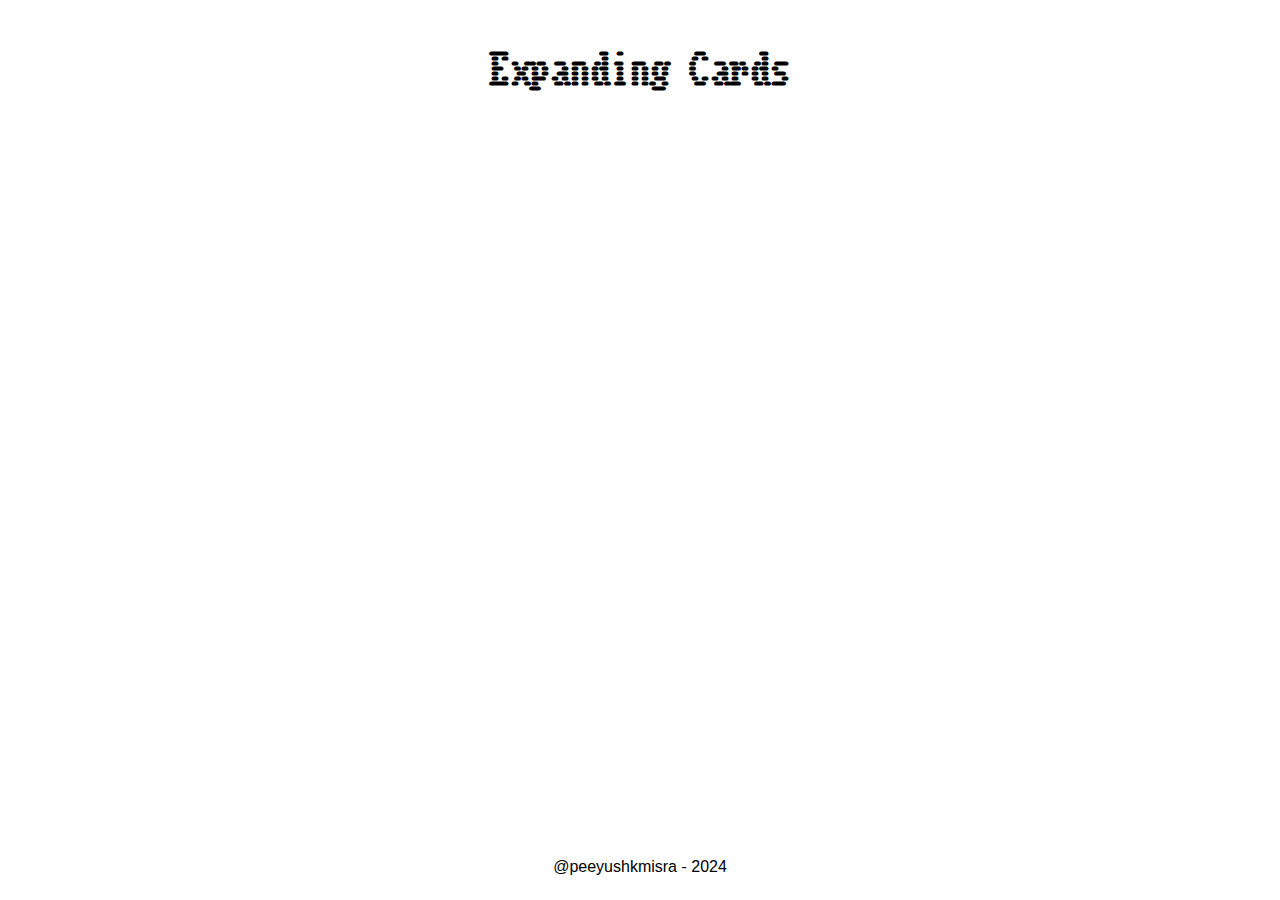
<file: 01ExpandingCards/index.html>
<!DOCTYPE html>
<html lang="en">

<head>
    <meta charset="UTF-8" />
    <meta name="viewport" content="width=device-width, initial-scale=1.0" />
    <link rel="stylesheet" href="style.css" />
    <title>Expanding Cards</title>
</head>

<body>
    <h1>Expanding Cards</h1>
    <div class="container">
        <div class="panel active" style="
          background-image: url('https://images.unsplash.com/photo-1552764217-6d34d9795ab9?q=80&w=1887&auto=format&fit=crop&ixlib=rb-4.0.3&ixid=M3wxMjA3fDB8MHxwaG90by1wYWdlfHx8fGVufDB8fHx8fA%3D%3D');
        ">
            <h3>Explore World</h3>
        </div>
        <div class="panel" style="
          background-image: url('https://images.unsplash.com/photo-1706545512995-debc9b4bd33c?w=500&auto=format&fit=crop&q=60&ixlib=rb-4.0.3&ixid=M3wxMjA3fDB8MHxlZGl0b3JpYWwtZmVlZHw4fHx8ZW58MHx8fHx8');
        ">
            <h3>Explore Forest</h3>
        </div>
        <div class="panel" style="
          background-image: url('https://images.unsplash.com/photo-1706650079705-e5489f9246d3?w=500&auto=format&fit=crop&q=60&ixlib=rb-4.0.3&ixid=M3wxMjA3fDB8MHxlZGl0b3JpYWwtZmVlZHwxM3x8fGVufDB8fHx8fA%3D%3D');
        ">
            <h3>Explore AI</h3>
        </div>
        <div class="panel" style="
          background-image: url('https://images.unsplash.com/photo-1706378398232-834ca3201ef2?w=500&auto=format&fit=crop&q=60&ixlib=rb-4.0.3&ixid=M3wxMjA3fDB8MHxlZGl0b3JpYWwtZmVlZHwzNHx8fGVufDB8fHx8fA%3D%3D');
        ">
            <h3>Explore India</h3>
        </div>
        <div class="panel" style="
          background-image: url('https://images.unsplash.com/photo-1706200234292-66928ea63168?w=500&auto=format&fit=crop&q=60&ixlib=rb-4.0.3&ixid=M3wxMjA3fDB8MHxlZGl0b3JpYWwtZmVlZHwzM3x8fGVufDB8fHx8fA%3D%3D');
        ">
            <h3>Explore Tech</h3>
        </div>
    </div>
    <footer style="
        font-family: 'Gill Sans', 'Gill Sans MT', Calibri, 'Trebuchet MS',
          sans-serif;
      ">
        @peeyushkmisra - 2024
    </footer>
    <script src="script.js"></script>
</body>

</html>
</file>
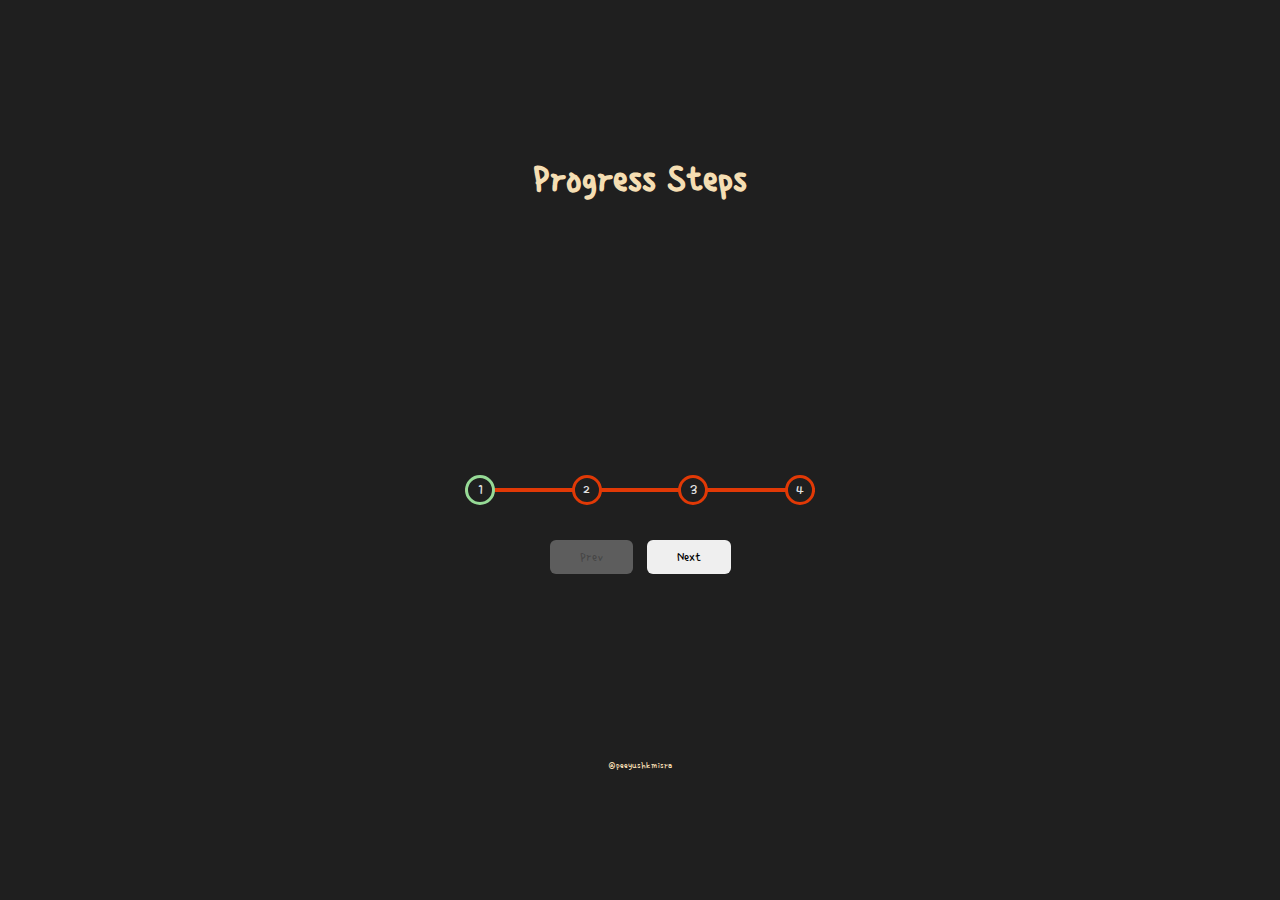
<file: 02Progress Steps/index.html>
<!DOCTYPE html>
<html lang="en">

<head>
    <meta charset="UTF-8" />
    <meta name="viewport" content="width=device-width, initial-scale=1.0" />
    <link rel="stylesheet" href="style.css" />
    <title>Progress Step</title>
</head>

<body>
  <h1>Progress Steps</h1>
    <div class="container">
      <div class="progress-container">
        <div class="progress" id="progress"></div>
        <div class="circle active">1</div>
        <div class="circle">2</div>
        <div class="circle">3</div>
        <div class="circle">4</div>
      </div>

      <button class="btn" id="prev" disabled>Prev</button>
      <button class="btn" id="next">Next</button>
    </div>

    <footer>@peeyushkmisra</footer>
    <script src="script.js"></script>
</body>

</html>
</file>
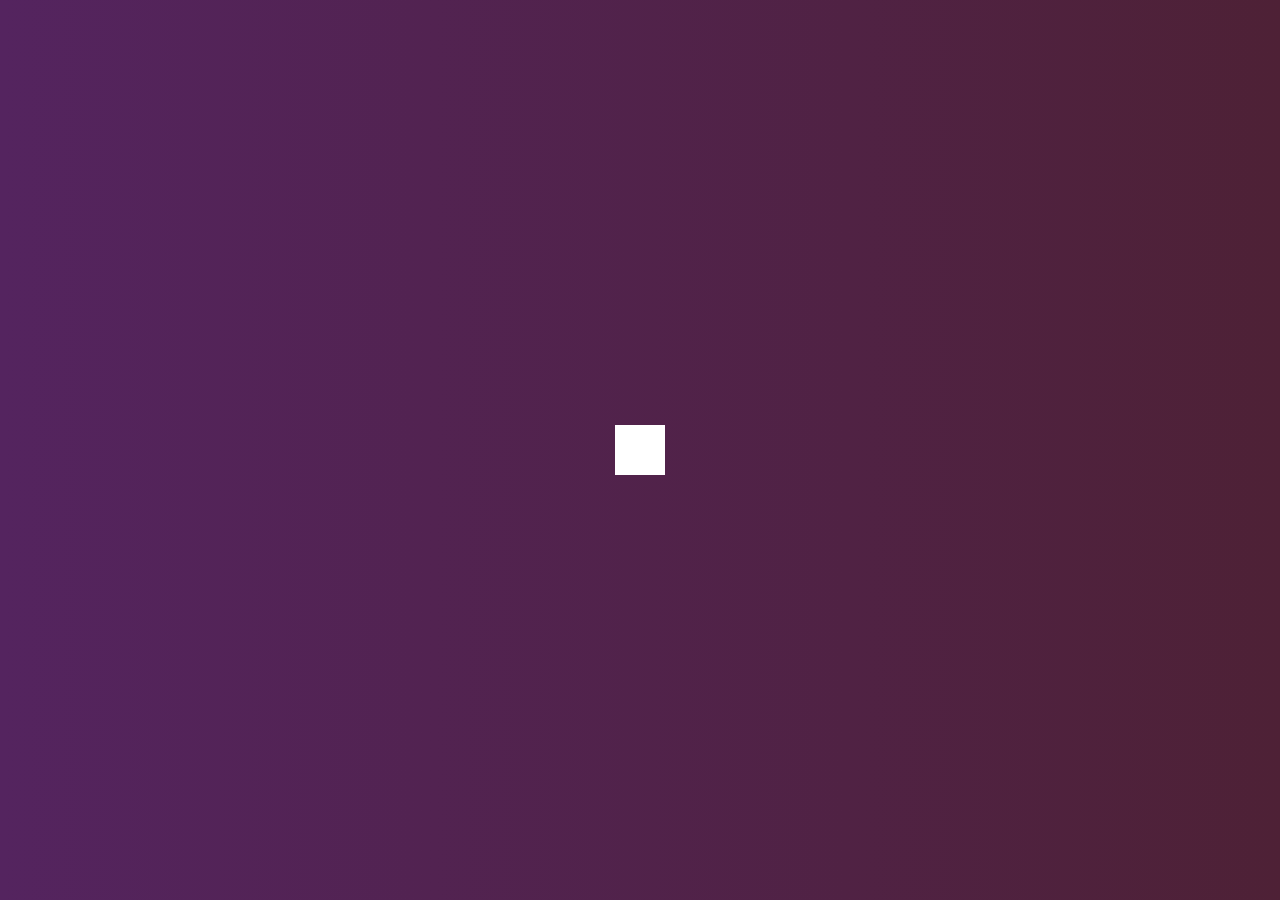
<file: 04HiddenSearch/index.html>
<!DOCTYPE html>
<html lang="en">
<head>
    <meta charset="UTF-8">
    <meta name="viewport" content="width=device-width, initial-scale=1.0">
    <link rel="stylesheet" href="https://cdnjs.cloudflare.com/ajax/libs/font-awesome/6.5.1/css/all.min.css" integrity="sha512-DTOQO9RWCH3ppGqcWaEA1BIZOC6xxalwEsw9c2QQeAIftl+Vegovlnee1c9QX4TctnWMn13TZye+giMm8e2LwA==" crossorigin="anonymous" referrerpolicy="no-referrer" />
    <link rel="stylesheet" href="style.css">
    <title>Hidden Search</title>
</head>
<body>
    <div class="search">
        <input type="text" class="input" placeholder="Search Here">
        <button class="btn">
            <i class="fas fa-search"></i>
        </button>
    </div>

    <script src="script.js"></script>
</body>
</html>
</file>
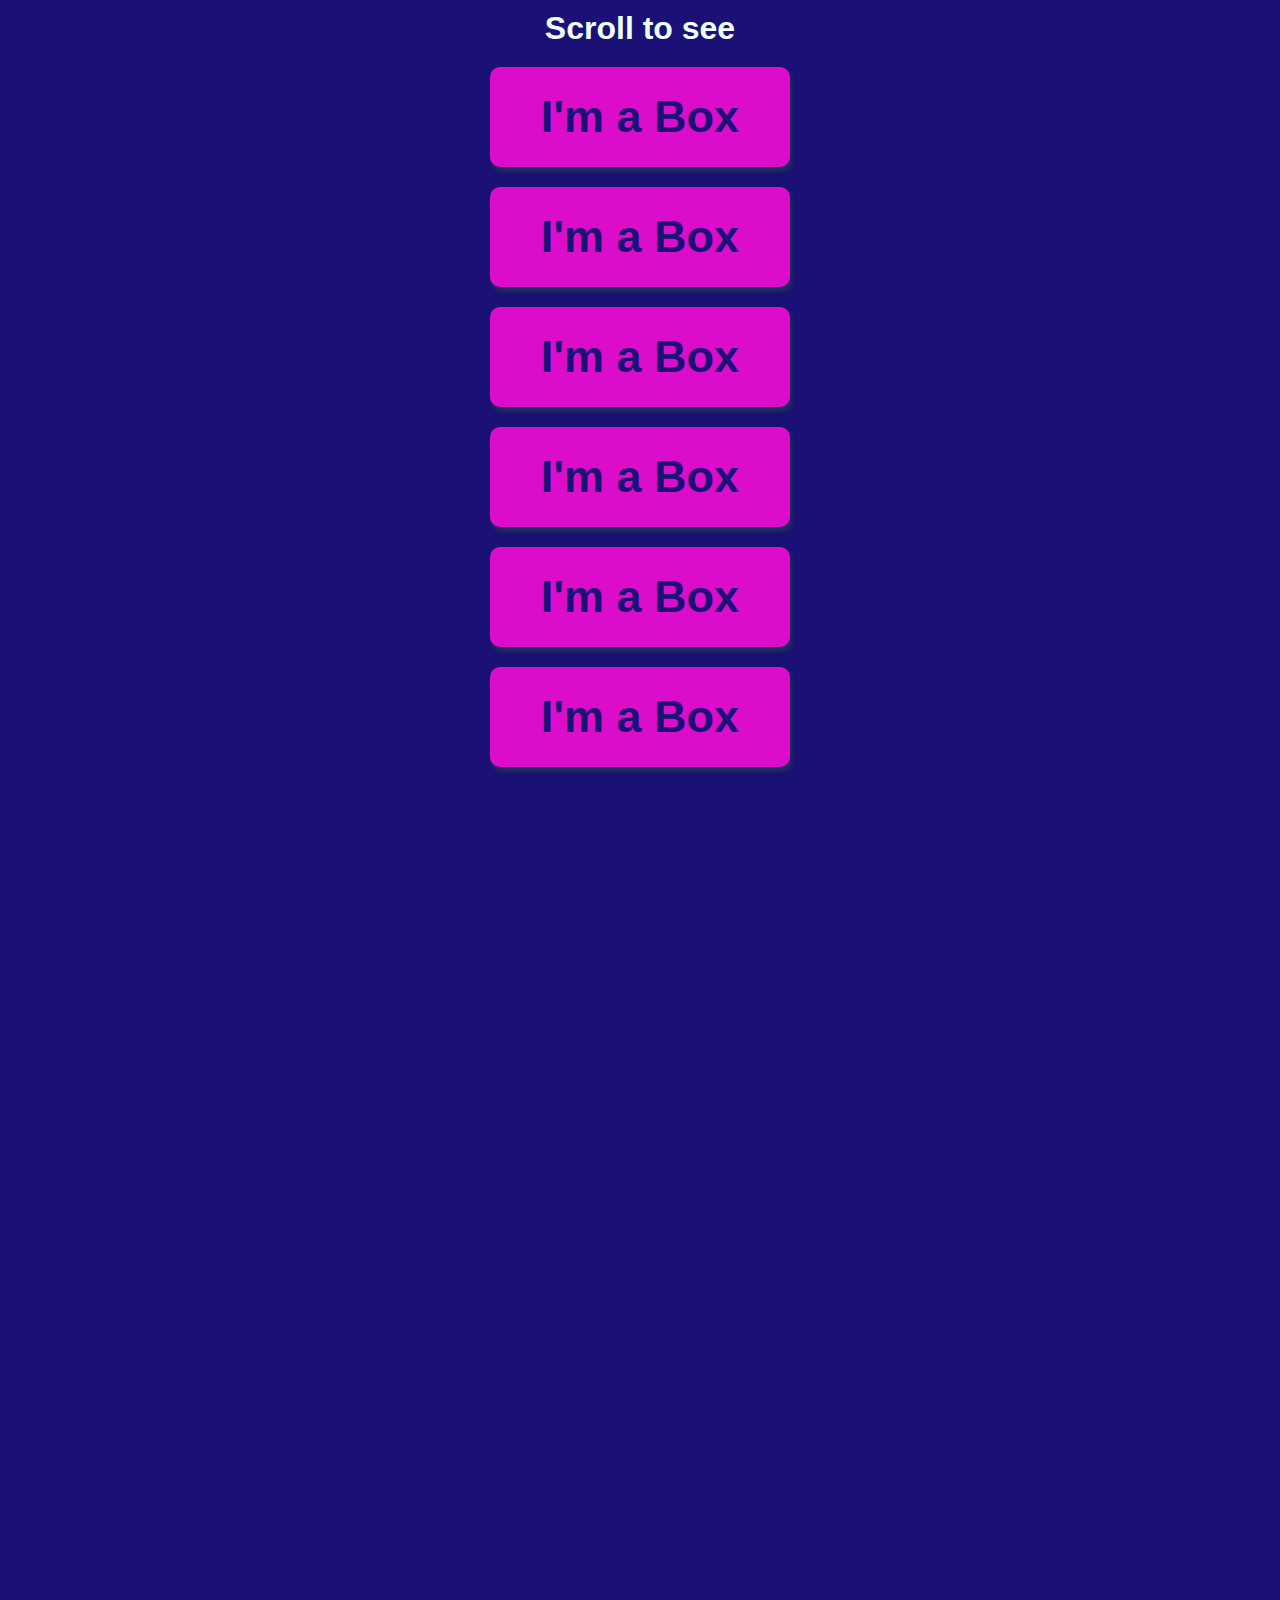
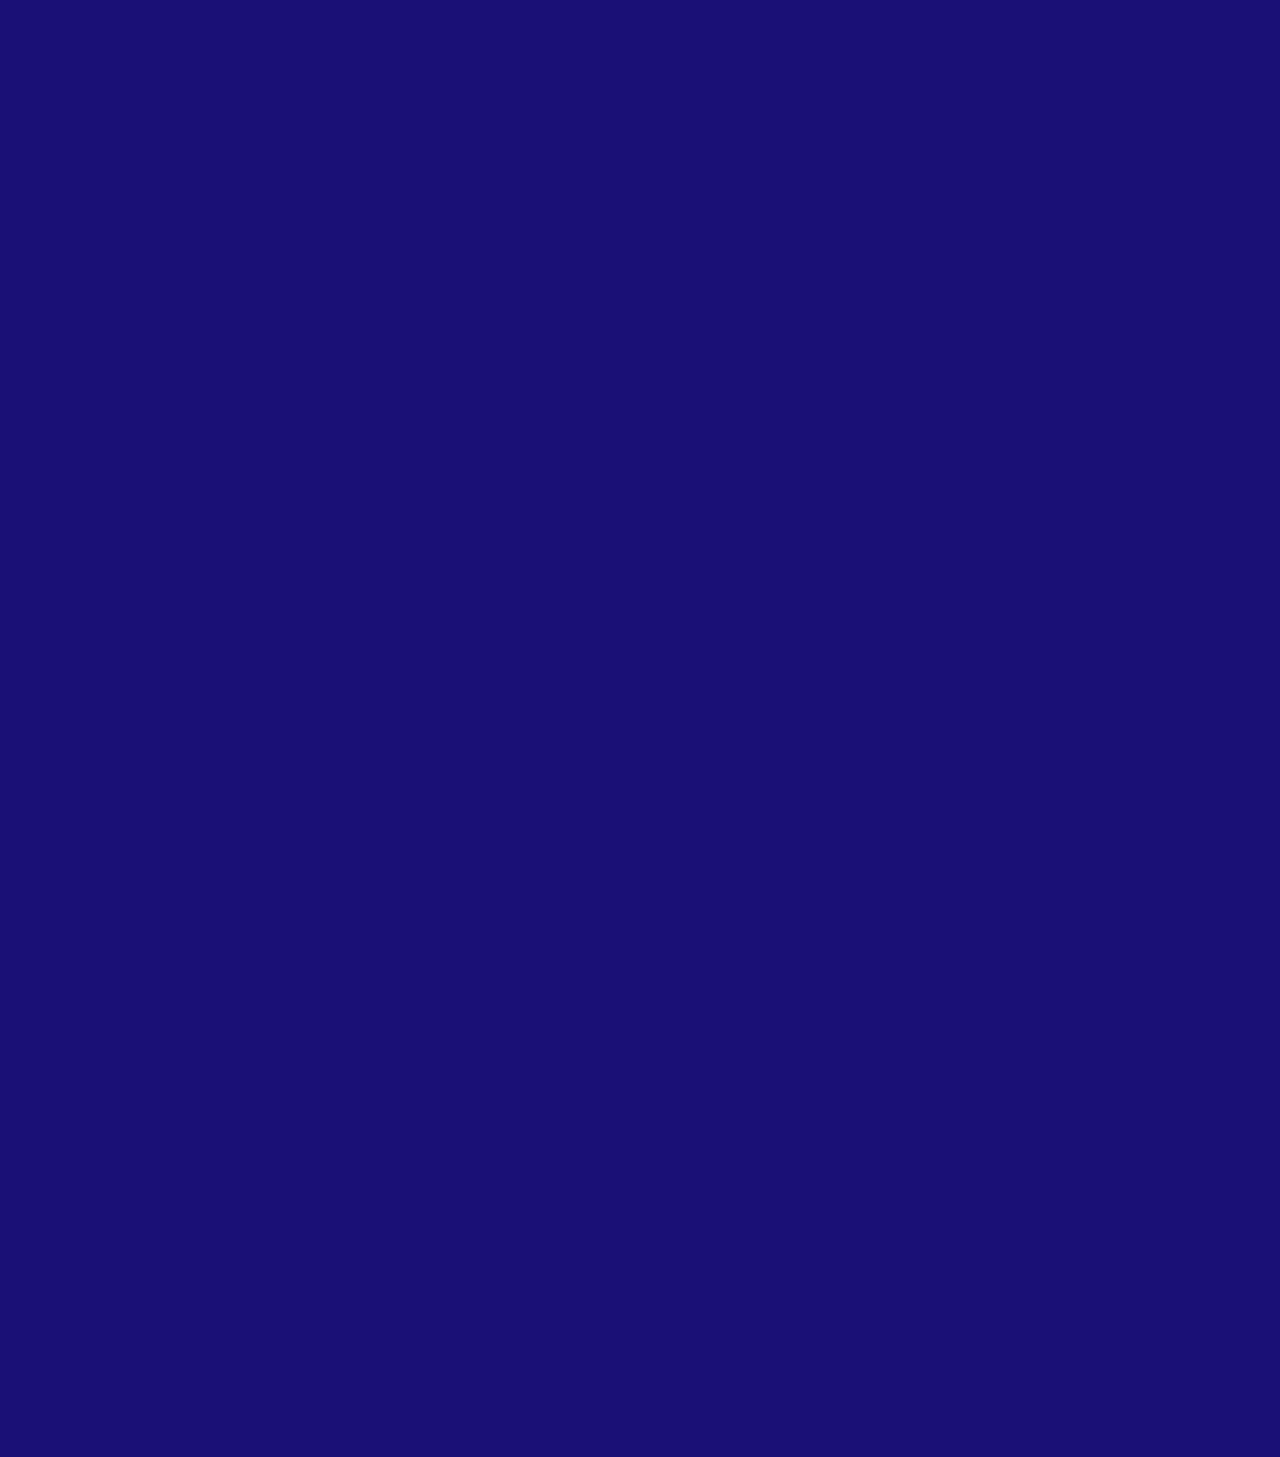
<file: 06ScrollAnimation/index.html>
<!DOCTYPE html>
<html lang="en">
  <head>
    <meta charset="UTF-8" />
    <meta name="viewport" content="width=device-width, initial-scale=1.0" />
    <link
      rel="stylesheet"
      href="https://cdnjs.cloudflare.com/ajax/libs/font-awesome/6.5.1/css/all.min.css"
      integrity="sha512-DTOQO9RWCH3ppGqcWaEA1BIZOC6xxalwEsw9c2QQeAIftl+Vegovlnee1c9QX4TctnWMn13TZye+giMm8e2LwA=="
      crossorigin="anonymous"
      referrerpolicy="no-referrer"
    />
    <link rel="stylesheet" href="style.css" />
    <title>Scroll Animation</title>
  </head>
  <body>
    <h1>Scroll to see</h1>
    <div class="box"><h2>I'm a Box</h2></div>
    <div class="box"><h2>I'm a Box</h2></div>
    <div class="box"><h2>I'm a Box</h2></div>
    <div class="box"><h2>I'm a Box</h2></div>
    <div class="box"><h2>I'm a Box</h2></div>
    <div class="box"><h2>I'm a Box</h2></div>
    <div class="box"><h2>I'm a Box</h2></div>
    <div class="box"><h2>I'm a Box</h2></div>
    <div class="box"><h2>I'm a Box</h2></div>
    <div class="box"><h2>I'm a Box</h2></div>
    <div class="box"><h2>I'm a Box</h2></div>
    <div class="box"><h2>I'm a Box</h2></div>
    <div class="box"><h2>I'm a Box</h2></div>
    <div class="box"><h2>I'm a Box</h2></div>
    <div class="box"><h2>I'm a Box</h2></div>
    <div class="box"><h2>I'm a Box</h2></div>
    <div class="box"><h2>I'm a Box</h2></div>
    <div class="box"><h2>I'm a Box</h2></div>
    <div class="box"><h2>I'm a Box</h2></div>
    <div class="box"><h2>I'm a Box</h2></div>
    <div class="box"><h2>I'm a Box</h2></div>
    <div class="box"><h2>I'm a Box</h2></div>
    <div class="box"><h2>I'm a Box</h2></div>
    <div class="box"><h2>I'm a Box</h2></div>
    <div class="box"><h2>I'm a Box</h2></div>

    <script src="script.js"></script>
  </body>
</html>
</file>
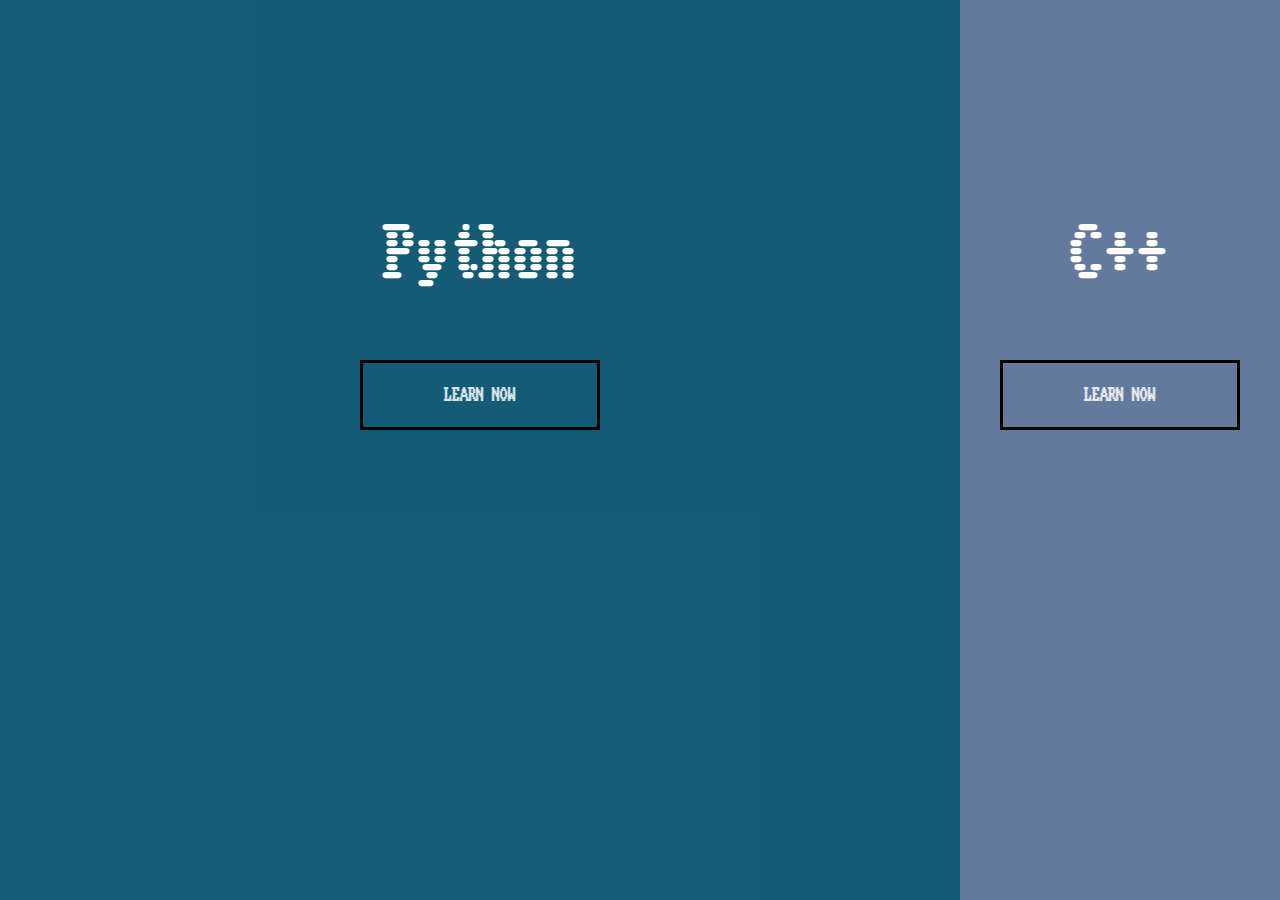
<file: 07SplitPage/index.html>
<!DOCTYPE html>
<html lang="en">
<head>
    <meta charset="UTF-8">
    <meta name="viewport" content="width=device-width, initial-scale=1.0">
    <link rel="stylesheet" href="https://cdnjs.cloudflare.com/ajax/libs/font-awesome/6.5.1/css/all.min.css" integrity="sha512-DTOQO9RWCH3ppGqcWaEA1BIZOC6xxalwEsw9c2QQeAIftl+Vegovlnee1c9QX4TctnWMn13TZye+giMm8e2LwA==" crossorigin="anonymous" referrerpolicy="no-referrer" />
    <link rel="stylesheet" href="style.css">
    <title>Split Landing Page</title>
</head>
<body>
    <div class="container hover">
        <div class="split left">
            <h1>Python</h1>
            <a href="#" class="btn">Learn Now</a>
        </div>
        <div class="split right">
            <h1>C++</h1>
            <a href="#" class="btn">Learn Now</a>
        </div>

    </div>
    <script src="script.js"></script>
</body>
</html>
</file>
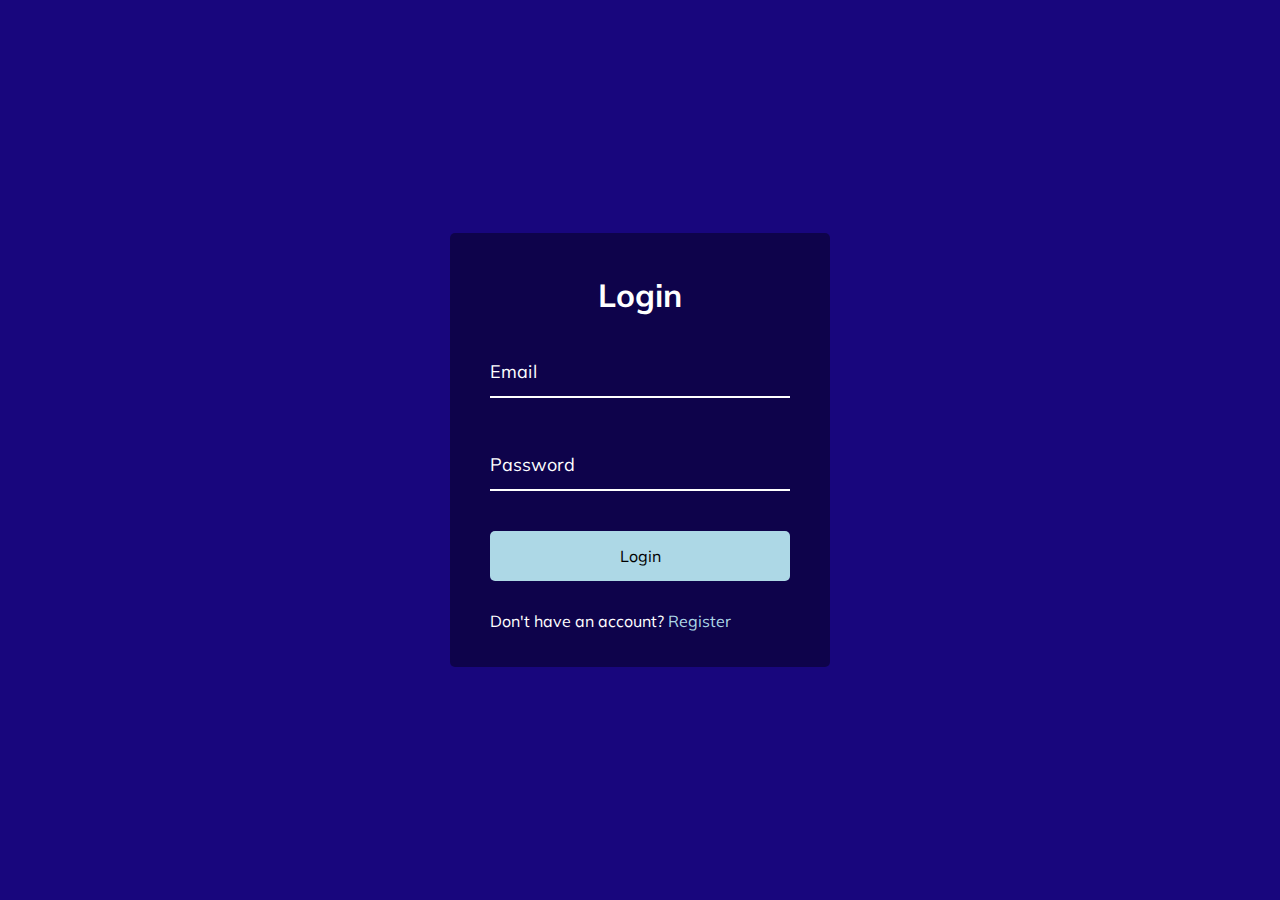
<file: 08FormAnimatedInputPage/index.html>
<!DOCTYPE html>
<html lang="en">
  <head>
    <meta charset="UTF-8" />
    <meta name="viewport" content="width=device-width, initial-scale=1.0" />

    <link rel="stylesheet" href="style.css" />
    <title>Form Landing Page</title>
  </head>
  <body>
    <div class="container">
      <h1>Login</h1>
      <form>
        <div class="form-control">
          <input type="text" required />
          <label>Email</label>
        </div>

        <div class="form-control">
          <input type="password" required />
          <label>Password</label>
        </div>

        <button class="btn">Login</button>

        <p class="text">Don't have an account? <a href="#">Register</a></p>
      </form>
    </div>

    <script src="script.js"></script>
  </body>
</html>
</file>
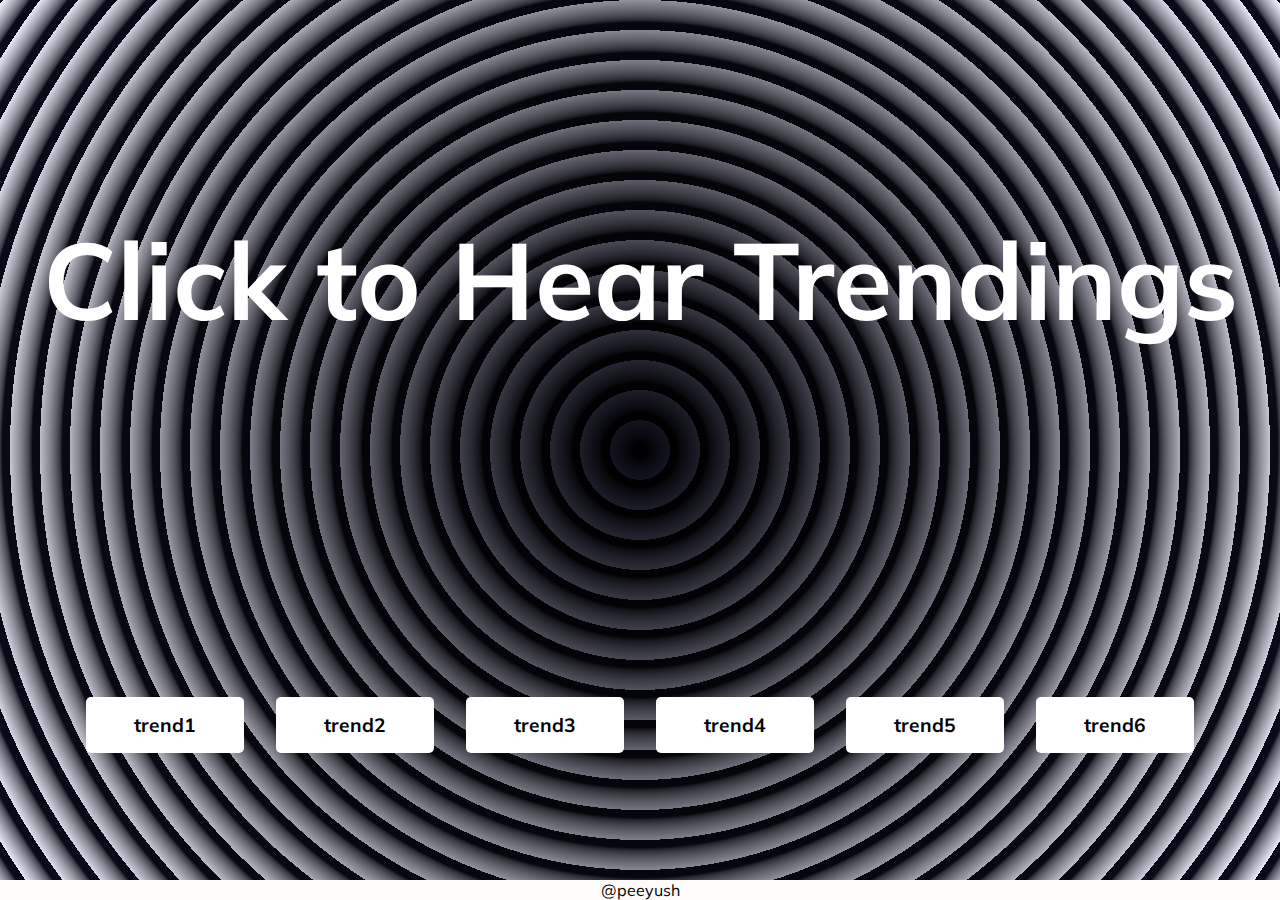
<file: 09SoundBoard/index.html>
<!DOCTYPE html>
<html lang="en">
<head>
    <meta charset="UTF-8">
    <meta name="viewport" content="width=device-width, initial-scale=1.0">
    <link rel="stylesheet" href="style.css">
    <title>Sound Board</title>
</head>
<body>
    <h1>Click to Hear Trendings</h1>

    <audio id ="trend1" src="sounds/trend1.mp3"></audio>
    <audio id ="trend2" src="sounds/trend2.mp3"></audio>
    <audio id ="trend3" src="sounds/trend3.m4a"></audio>
    <audio id ="trend4" src="sounds/trend4.mp3"></audio>
    <audio id ="trend5" src="sounds/trend5.mp3"></audio>
    <audio id ="trend6" src="sounds/trend6.mp3"></audio>

<div id="buttons"></div>
    <footer>@peeyush</footer>
    <script src="script.js"></script>
</body>
</html>
</file>
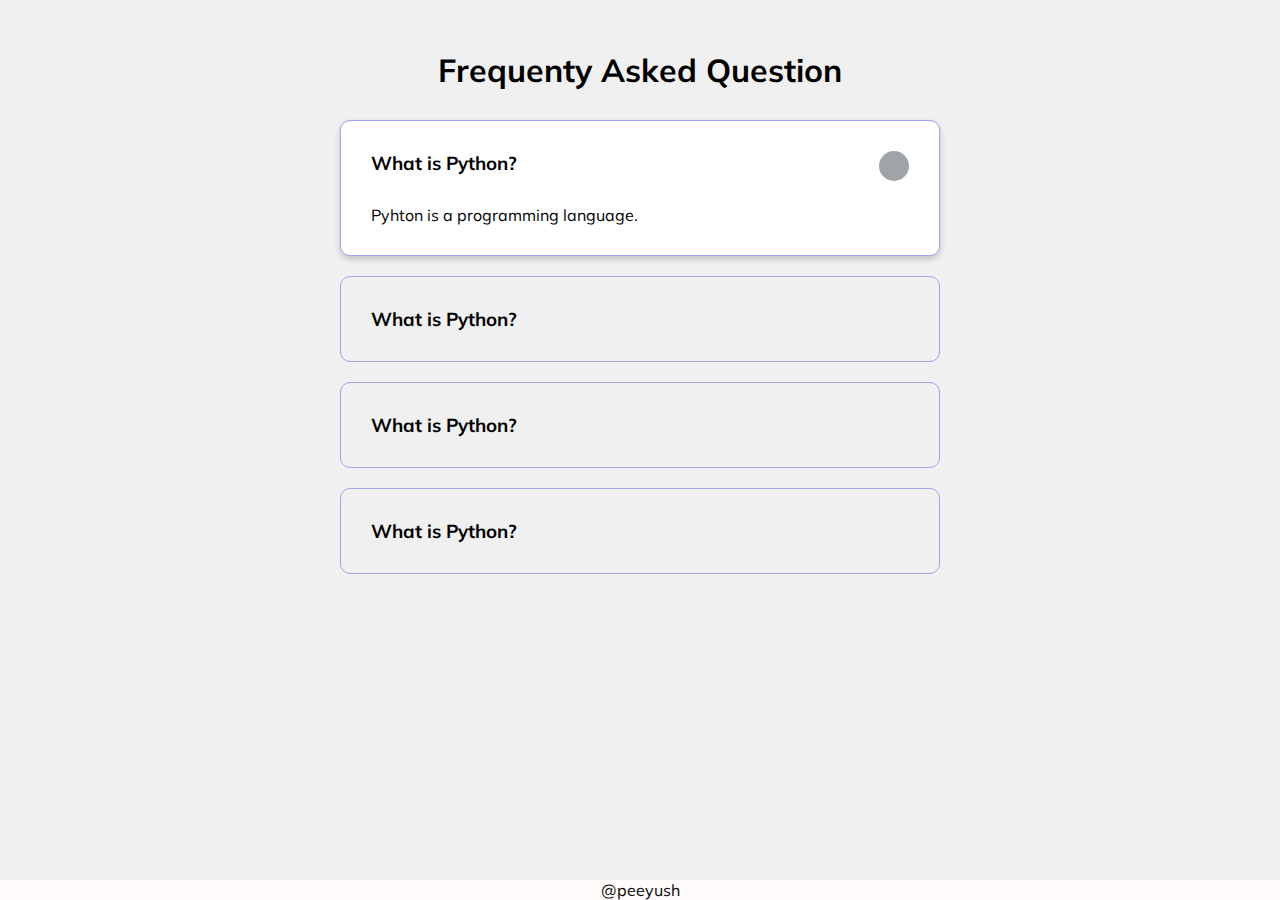
<file: 11FAQCollapse/index.html>
<!DOCTYPE html>
<html lang="en">
  <head>
    <meta charset="UTF-8" />
    <meta name="viewport" content="width=device-width, initial-scale=1.0" />
    <link
      rel="stylesheet"
      href="https://cdnjs.cloudflare.com/ajax/libs/font-awesome/6.5.1/css/all.min.css"
      integrity="sha512-DTOQO9RWCH3ppGqcWaEA1BIZOC6xxalwEsw9c2QQeAIftl+Vegovlnee1c9QX4TctnWMn13TZye+giMm8e2LwA=="
      crossorigin="anonymous"
      referrerpolicy="no-referrer"
    />
    <link rel="stylesheet" href="style.css" />
    <title>FAQ Colapse</title>
  </head>
  <body>
    <h1>Frequenty Asked Question</h1>
    <div class="faq-container">
      <div class="faq active">
        <h3 class="faq-title">
          What is Python?
        </h3>
        <p class="faq-text">
          Pyhton is a programming language.
        </p>
        <button class="faq-toggle">
          <i class="fas fa-chevron-down">
          </i>
          <i class="fas fa-times"></i>
        </button>
      </div>
      <div class="faq">
        <h3 class="faq-title">
          What is Python?
        </h3>
        <p class="faq-text">
          Pyhton is a programming language.
        </p>
        <button class="faq-toggle">
          <i class="fas fa-chevron-down">
          </i>
          <i class="fas fa-times"></i>
        </button>
      </div>
      <div class="faq">
        <h3 class="faq-title">
          What is Python?
        </h3>
        <p class="faq-text">
          Pyhton is a programming language.
        </p>
        <button class="faq-toggle">
          <i class="fas fa-chevron-down">
          </i>
          <i class="fas fa-times"></i>
        </button>
      </div>
      <div class="faq">
        <h3 class="faq-title">
          What is Python?
        </h3>
        <p class="faq-text">
          Pyhton is a programming language.
        </p>
        <button class="faq-toggle">
          <i class="fas fa-chevron-down">
          </i>
          <i class="fas fa-times"></i>
        </button>
      </div>
    </div>
    
    <footer>@peeyush</footer>
    <script src="script.js"></script>
  </body>
</html>
</file>
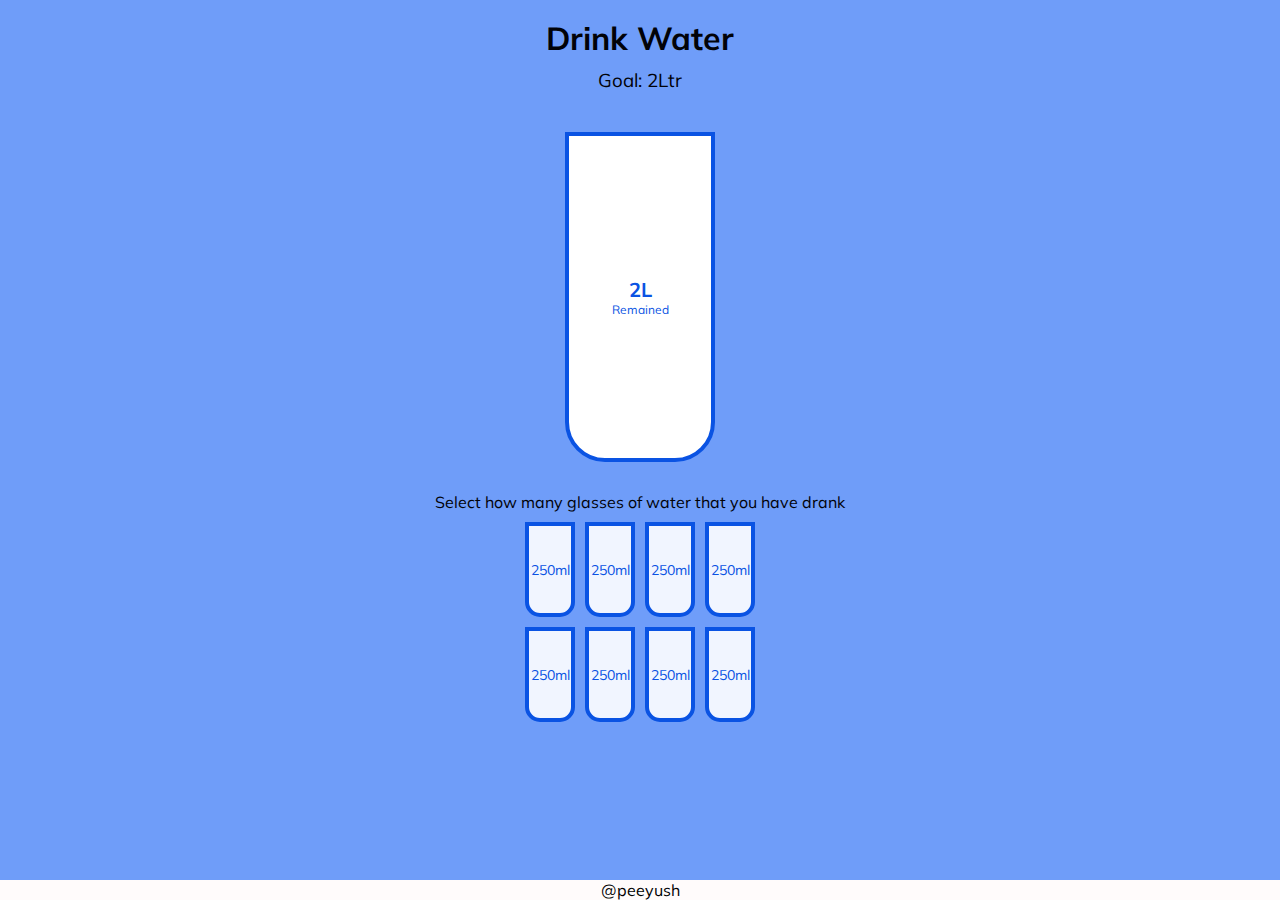
<file: 12DrinkWater/index.html>
<!DOCTYPE html>
<html lang="en">
  <head>
    <meta charset="UTF-8" />
    <meta name="viewport" content="width=device-width, initial-scale=1.0" />
    <link
      rel="stylesheet"
      href="https://cdnjs.cloudflare.com/ajax/libs/font-awesome/6.5.1/css/all.min.css"
      integrity="sha512-DTOQO9RWCH3ppGqcWaEA1BIZOC6xxalwEsw9c2QQeAIftl+Vegovlnee1c9QX4TctnWMn13TZye+giMm8e2LwA=="
      crossorigin="anonymous"
      referrerpolicy="no-referrer"
    />
    <link rel="stylesheet" href="style.css" />
    <title>Water Project</title>
  </head>
  <body>
    <h1>Drink Water</h1>
    <h3>Goal: 2Ltr</h3>

    <div class="cup">
      <div class="remained" id="remained">
        <span id="liters"></span>
        <small>Remained</small>
      </div>

      <div class="percentage" id="percentage"></div>
    </div>

    <p class="text">Select how many glasses of water that you have drank</p>

    <div class="cups">
      <div class="cup cup-small">250ml</div>
      <div class="cup cup-small">250ml</div>
      <div class="cup cup-small">250ml</div>
      <div class="cup cup-small">250ml</div>
      <div class="cup cup-small">250ml</div>
      <div class="cup cup-small">250ml</div>
      <div class="cup cup-small">250ml</div>
      <div class="cup cup-small">250ml</div>
    </div>
    <footer>@peeyush</footer>
    <script src="script.js"></script>
  </body>
</html>
</file>
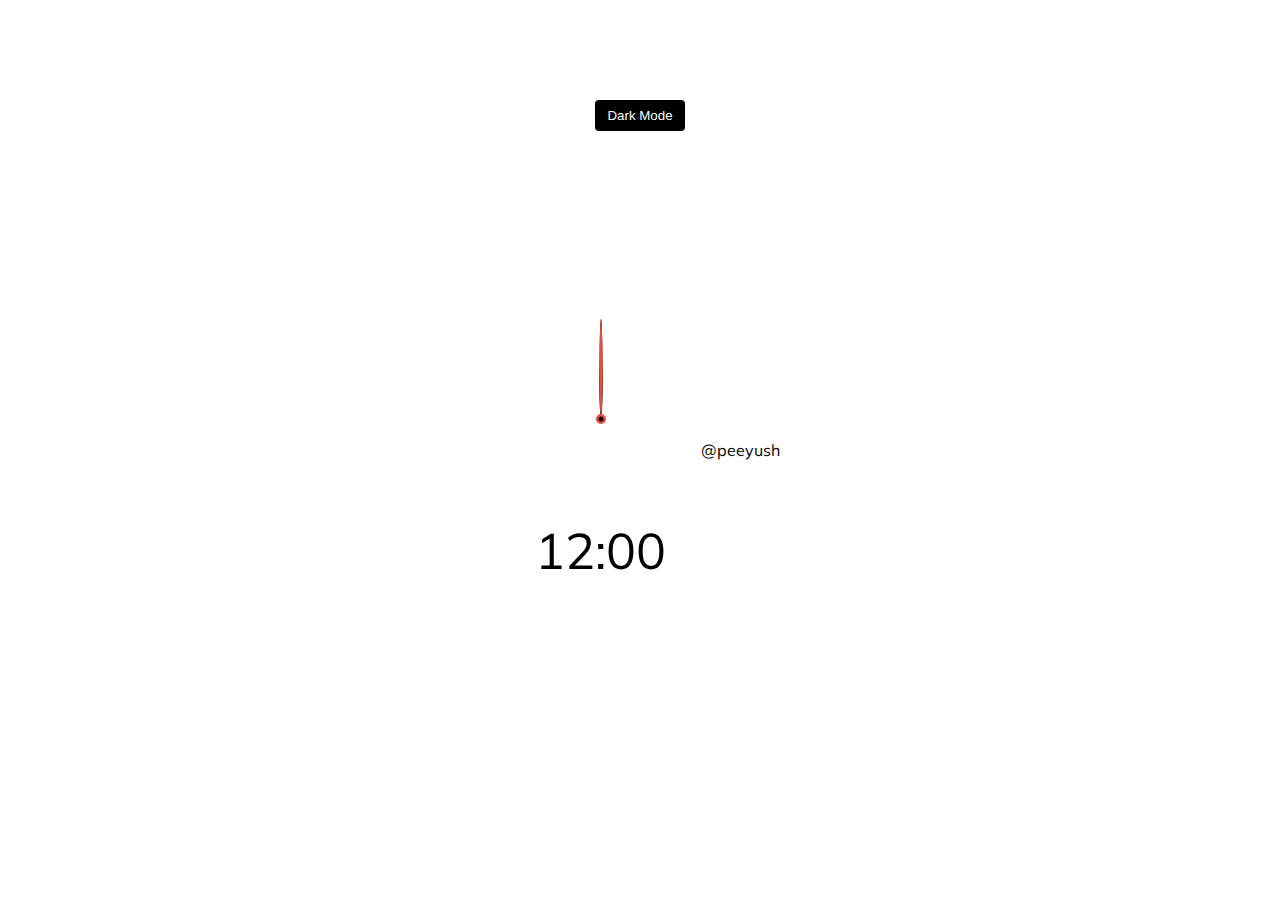
<file: 14Clock/index.html>
<!DOCTYPE html>
<html lang="en">
  <head>
    <meta charset="UTF-8" />
    <meta name="viewport" content="width=device-width, initial-scale=1.0" />
    <link
      rel="stylesheet"
      href="https://cdnjs.cloudflare.com/ajax/libs/font-awesome/6.5.1/css/all.min.css"
      integrity="sha512-DTOQO9RWCH3ppGqcWaEA1BIZOC6xxalwEsw9c2QQeAIftl+Vegovlnee1c9QX4TctnWMn13TZye+giMm8e2LwA=="
      crossorigin="anonymous"
      referrerpolicy="no-referrer"
    />
    <link rel="stylesheet" href="style.css" />
    <title>Analog Clock</title>
  </head>
  <body>
    <button class="toggle">Dark Mode</button>
    <div class="clock-container">
      <div class="clock">
        <div class="needle hour"></div>
        <div class="needle minute"></div>
        <div class="needle second"></div>
        <div class="center-point"></div>
      </div>
      <div class="time">12:00</div>
      <div class="date"></span></div>
    </div>

    <footer>@peeyush</footer>
    <script src="script.js"></script>
  </body>
</html>
</file>
<file: 01ExpandingCards/style.css>
@import url('https://fonts.googleapis.com/css2?family=Workbench&display=swap');

*{
    box-sizing: border-box;
}
h1{
    font-size: 40px;
    align-content: center;
}


body{
    font-family: 'Workbench', sans-serif;
    display: flex;
    flex-direction: column;
    align-items: center;
    justify-content: center;
    height: 100vh;
    overflow: hidden;
    margin: 0;
}

.container{
    display: flex;
    width: 90vw;

}
.panel{
    background-size: cover 100%;
    background-position: center;
    background-repeat: no-repeat;
    height: 80vh;
    color: #fff;
    border-radius: 50px;
    flex:0.5;
    margin: 10px;
    position: relative;
    cursor: pointer;
    transition: flex 0.7s ease-in;

}
.panel h3{
    font-size: 24px;
    position: absolute;
    bottom: 20px;
    left: 20px;
    margin: 0;
    opacity: 0;
}

.panel.active{
    flex: 5;

}
.panel.active h3{
    opacity: 1;
    transition: opacity 0.3s ease-in 0.4s;
}

@media(max-width:480px){
    .container{
        width: 100vw;
    }
    .panel:nth-of-type(4),
    .panel:nth-of-type(5){
        display: none;
    }
}
</file>
<file: 02Progress Steps/style.css>
@import url('https://fonts.googleapis.com/css2?family=Single+Day&display=swap');

:root{
    --line-border-fill:rgb(150, 218, 150);
    --line-border-empty:  rgb(225, 57, 6);
}
*{
    box-sizing: border-box;
}
footer{
    font-size: 10px;
    color: wheat;
    margin-top: 20vh;
}
h1{
    font-size: 40px;
    color: wheat;
    margin-bottom: 30vh;
}

body{
    font-family: 'Single Day', sans-serif;
    display: flex;
    flex-direction: column;
    align-items: center;
    justify-content: center;
    height: 100vh;
    overflow: hidden;
    margin: 0;
    background-color: #1f1f1f;
}
.container{
    text-align: center;

}
.progress-container{
    display: flex;
    justify-content: space-between;
    position: relative;
    margin-bottom: 30px;
    max-width: 100%;
    width: 350px;
}

.progress-container::before{
    content: '';
    background-color: var(--line-border-empty);
    position: absolute;
    top: 50%;
    left: 0;
    transform: translateY(-50%);
    height: 4px;
    width: 100%;
    z-index: -1;
}

.progress{
    background-color: var(--line-border-fill);
    position: absolute;
    top: 50%;
    left: 0;
    transform: translateY(-50%);
    height: 4px;
    width: 0%;
    z-index: -1;
    transition: 0.4s ease;
}

.circle{
    background-color: #1f1f1f;
    color: #e2e2e2;
    border-radius: 50%;
    width: 30px;
    height: 30px;
    display: flex;
    align-items: center;
    justify-content: center;
    border: 3px solid var(--line-border-empty);
    transition: 0.4s ease;
}

.circle.active{
    border-color: var(--line-border-fill);
}

.btn{
    background-origin: var(--line-border-fill);
    columns: #fff;
    border:0;
    border-radius: 6px;
    cursor: pointer;
    font-family: inherit;
    padding:8px 30px;
    margin:5px;
    font-size: 14px;
}

.btn:active{
    transform: scale(0.98);
    
}
.btn:focus{
    outline:0;
}

.btn:disabled{
    background-origin: var(--line-border-empty);
    cursor:not-allowed;
}
</file>
<file: 04HiddenSearch/style.css>
@import url('htttps://fonts.googleapis.com/css?family=Muli&display=swap');

*{
    box-sizing: border-box;
}


body{
    background-image: linear-gradient(90deg, #54245f, #4e2136);
    font-family: 'Muli', sans-serif;
    display: flex;
    flex-direction: column;
    align-items: center;
    justify-content: center;
    height: 100vh;
    overflow: hidden;
    margin: 0;
}

.search{
    position: relative;
    height: 50px;
}

.search .input{
    background-color: #fff;
    border: 0;
    font-size: 18px;
    padding: 15px;
    height: 50px;
    width: 50px;
    transition: width 0.3s ease;
}

.btn{
    background-color: #fff;
    border:0;
    cursor: pointer;
    font-size: 24px;
    position: absolute;
    top:0;
    left:0;
    height: 50px;
    width: 50px;
    transition: transform 0.3s ease;


}

.btn:focus, .input:focus{
    outline: none;
}

.search.active .input{
    width: 200px;

}
.search.active .btn{
    transform: translateX(198px)
}
</file>
<file: 06ScrollAnimation/style.css>
@import url("htttps://fonts.googleapis.com/css?family=Muli&display=swap");

* {
  box-sizing: border-box;
}

body {
  background-color: #1a1076;
  font-family: "Roboto", sans-serif;
  display: flex;
  flex-direction: column;
  align-items: center;
  justify-content: center;
  overflow-x: hidden;
  margin: 0;
}
h1 {
  margin: 10px;
  color: azure;
}
.box {
  background-color: rgb(219, 13, 202);
  color: #1a1076;
  display: flex;
  align-items: center;
  justify-content: center;
  width: 300px;
  height: 100px;
  margin: 10px;
  border-radius: 10px;
  box-shadow: 2px 4px 5px rgba(42, 139, 4, 0.3);
  transform: translateX(400%);
  transition: transform 0.4s ease;
}

.box:nth-of-type(even) {
  transform: translateX(-400%);
}

.box.show {
  transform: translateX(0);
}
.box h2 {
  font-size: 45px;
}
</file>
<file: 07SplitPage/style.css>
@import url("https://fonts.googleapis.com/css2?family=Workbench&display=swap");

:root {
  --left-bg-color: rgba(3, 30, 67, 0.7);
  --right-bg-color: rgba(116, 73, 122, 0.7);
  --left-btn-hover-color: rgba(3, 30, 68, 1);
  --right-btn-hover-color: rgba(116, 73, 122, 1);
  --hover-width: 75%;
  --hover-otherwidth: 25%;
  --speed: 500ms;
}

* {
  box-sizing: border-box;
}

body {
  font-family: "Workbench", sans-serif;
  height: 100vh;
  overflow: hidden;
  margin: 0;
}
h1 {
  font-size: 4rem;
  color: white;
  position: absolute;
  left: 50%;
  top: 20%;
  transform: translateX(-50%);
  white-space: nowrap;
}
.btn {
  position: absolute;
  display: flex;
  align-items: center;
  justify-content: center;
  left: 50%;
  top: 40%;
  transform: translateX(-50%);
  text-decoration: none;
  color: #fff;
  border: black solid 0.2rem;
  font-size: 1rem;
  font-weight: bold;
  text-transform: uppercase;
  width: 15rem;
  padding: 1.5rem;
}
.split.left .btn:hover {
  background-color: var(--left-btn-hover-color);
  border-color: var(--left-btn-hover-color);
}
.split.right .btn:hover {
  background-color: var(--right-btn-hover-color);
  border-color: var(--right-btn-hover-color);
}
.container {
  position: relative;
  width: 100%;
  height: 100%;
  background: #3fefef;
}

.split {
  position: absolute;
  width: 50%;
  height: 100%;
  overflow: hidden;
}

.split.left {
  left: 0;
  background: url("https://images.unsplash.com/photo-1599837565318-67429bde7162?q=80&w=1887&auto=format&fit=crop&ixlib=rb-4.0.3&ixid=M3wxMjA3fDB8MHxwaG90by1wYWdlfHx8fGVufDB8fHx8fA%3D%3D");
  background-repeat: no-repeat;
  background-size: cover;
}
.split.left::before {
  content: "";
  position: absolute;
  width: 100%;
  height: 100%;
  background-color: var(--left-bg-color);
}
.split.right,
.split.left,
.split.right::before,
.split.left::before {
  transition: all var(--speed) ease-in-out;
}
.split.right {
  right: 0;
  background: url("https://plus.unsplash.com/premium_photo-1677706393867-66c3b1396dbb?q=80&w=1935&auto=format&fit=crop&ixlib=rb-4.0.3&ixid=M3wxMjA3fDB8MHxwaG90by1wYWdlfHx8fGVufDB8fHx8fA%3D%3D");
  background-repeat: no-repeat;
  background-size: cover;
}
.split.right::before {
  content: "";
  position: absolute;
  width: 100%;
  height: 100%;
  background-color: var(--right-bg-color);
}

.hover-left .left {
  width: var(--hover-width);
}
.hover-right .right {
  width: var(--hover-width);
}
.hover-left .right {
  width: var(--hover-otherwidth);
}
.hover-right .left {
  width: var(--hover-otherwidth);
}

@media(max-width: 800px){
    h1{
        font-size: 2rem;
        top: 30%;
    }
    .btn{
        padding: 1.2rem;
        width: 12rem;
    }
}
</file>
<file: 08FormAnimatedInputPage/style.css>
@import url("https://fonts.googleapis.com/css?family=Muli&display=swap");

* {
  box-sizing: border-box;
}

body {
  background-color: rgb(24, 6, 125);
  color: #fff;
  font-family: "Muli", sans-serif;
  display: flex;
  flex-direction: column;
  align-items: center;
  justify-content: center;
  height: 100vh;
  overflow: hidden;
  margin: 0;
}

.container {
  background-color: rgba(0, 0, 0, 0.4);
  padding: 20px 40px;
  border-radius: 5px;
}

.container h1 {
  text-align: center;
  margin-bottom: 30px;
}

.container a {
  text-decoration: none;
  color: lightblue;
}

.btn {
  cursor: pointer;
  display: inline-block;
  width: 100%;
  background: lightblue;
  padding: 15px;
  font-family: inherit;
  font-size: 16px;
  border: 0;
  border-radius: 5px;
}

.btn:focus {
  outline: 0;
}

.btn:active {
  transform: scale(0.98);
}

.text {
  margin-top: 30px;
}

.form-control {
  position: relative;
  margin: 20px 0 40px;
  width: 300px;
}

.form-control input {
  background-color: transparent;
  border: 0;
  border-bottom: 2px #fff solid;
  display: block;
  width: 100%;
  padding: 15px 0;
  font-size: 18px;
  color: #fff;
}

.form-control input:focus,
.form-control input:valid {
  outline: 0;
  border-bottom-color: lightblue;
}

.form-control label {
  position: absolute;
  top: 15px;
  left: 0;
  pointer-events: none;
}

.form-control label span {
  display: inline-block;
  font-size: 18px;
  min-width: 5px;
  transition: 0.3s cubic-bezier(0.68, -0.55, 0.265, 1.55);
}

.form-control input:focus + label span,
.form-control input:valid + label span {
  color: lightblue;
  transform: translateY(-30px);
}
</file>
<file: 09SoundBoard/style.css>
@import url("https://fonts.googleapis.com/css?family=Muli&display=swap");

* {
  box-sizing: border-box;
}

h1 {
    padding-top: 0.5rem;
  color: #fff;
  font-weight: bold;
  font-size: 108px
}
body {
  background-color: #f9f9ff;
  opacity: 1;
  background-image: radial-gradient(circle at center center, #0b0c17, #f9f9ff),
    repeating-radial-gradient(
      circle at center center,
      #0b0c17,
      #0b0c17,
      15px,
      transparent 30px,
      transparent 15px
    );
  background-blend-mode: multiply;
  background-blend-mode: multiply;
  color: #fff;
  font-family: "Muli", sans-serif;
  display: flex;
  flex-wrap: wrap;
  align-items: center;
  justify-content: center;
  text-align: center;
  height: 100vh;
  overflow: hidden;
  margin: 0;
}

.btn {
  background-color: rgb(255, 255, 255);
  border-radius: 5px;
  border: none;
  color: rgb(0, 0, 0);
  font-weight: bold;
  margin: 1rem;
  padding-top: 1rem;
  padding: 1rem 3rem;
  font-size: 1.2rem;
  font-family: inherit;
  cursor: pointer;
}

.btn:hover {
  opacity: 0.5;
}

.btn:focus {
  outline: none;
}


footer{
    position: fixed;
    left: 0;
    bottom: 0;
    width: 100%;
    background-color: rgb(255, 251, 251);
    color: rgb(0, 0, 0);
    text-align: center;
}
</file>
<file: 11FAQCollapse/style.css>
@import url("https://fonts.googleapis.com/css?family=Muli&display=swap");

* {
  box-sizing: border-box;
}

/* h1 {
    padding-top: 0.5rem;
  color: #fff;
  font-weight: bold;
  font-size: 108px
} */
body {
   
  font-family: "Muli", sans-serif;
  background-color: #f0f0f0;
}
h1{
  margin: 50px 0 30px;
  text-align: center;

}
.faq-container{
  max-width: 600px;
  margin: 0 auto;

}
.faq{
  background-color: transparent;
  border: 1px solid #9fa4e8;
  border-radius: 10px;
  margin: 20px 0;
  padding: 30px;
  position: relative;
  overflow: hidden;
  transform: 0.3s ease;
}

.faq.active{
  background-color: #fff;
 box-shadow: 0 3px 6px rgba(0,0,0,0.1), 0 3px 6px rgba(0,0,0,0.1);
}
.faq.active::before,
.faq.active::after{
  content: '\f075';
  font-family: 'Font Awesome 5 Free';
  color: #2ecc71;
  font-size: 7rem;
  position: absolute;
  opacity: 0.2;
  top: 20px;
  left: 20px;
  z-index: 0;
}
.faq.active::before{
  color: #3498db;
  top: -10px;
  left: -30px;
  transform: rotateY(180deg);

}
.faq-title{
  margin: 0 35px 0 0;
  
}
.faq-text{
  display: none;
  margin: 30px 0 0;
}
.faq.active .faq-text{
  display: block;
}

.faq-toggle{
  background-color: transparent;
  border: 0;
  border-radius: 50%;
  cursor: pointer;
  display: flex;
  align-items: center;
  justify-content: center;
  font-size: 16px;
  padding: 0;
  position: absolute;
  top: 30px;
  right: 30px;
  height: 30px;
  width: 30px;
}

.faq-toggle:focus{
  outline: 0;
}

.faq-toggle .fa-times{
  display: none;
}

.faq.active .faq-toggle .fa-times{
  display: block;
  color: #fff;
}

.faq.active .faq-toggle .fa-chevron-down{
  display: none;
}
.faq.active .faq-toggle{
  background-color: #9fa4a8;

}

footer{
  position: fixed;
  left: 0;
  bottom: 0;
  width: 100%;
  background-color: rgb(255, 251, 251);
  color: rgb(0, 0, 0);
  text-align: center;
}
</file>
<file: 12DrinkWater/style.css>
@import url("https://fonts.googleapis.com/css?family=Muli&display=swap");

:root {
  --border-color: #0a53e3;
  --fill-color: #03d5e8;
}
* {
  box-sizing: border-box;
}

body {
  font-family: "Muli", sans-serif;
  background-color: #6f9df9;
  color: #010208;
  display: flex;
  flex-direction: column;
  align-items: center;
  margin-bottom: 40px;
}
h1 {
  margin: 10px 0 0;
}

h3 {
  font-weight: 400;
  margin: 10px 0;
}

.cup {
  background-color: #fff;
  border: 4px solid var(--border-color);
  color: var(--border-color);
  border-radius: 0 0 40px 40px;
  height: 330px;
  width: 150px;
  margin: 30px 0;
  display: flex;
  flex-direction: column;
  overflow: hidden;
}
.cup.cup-small {
  width: 50px;
  height: 95px;
  border-radius: 0 0 15px 15px;
  background-color: rgba(255, 255, 255, 0.9);
  cursor: pointer;
  font-size: 14px;
  align-items: center;
  justify-content: center;
  text-align: center;
  margin: 5px;
  transition: 0.3s ease;
}
.cup.cup-small.full {
  background-color: var(--fill-color);
  color: #fff;
}
.cups {
  display: flex;
  flex-wrap: wrap;
  width: 280px;
  align-items: center;
  justify-content: center;
}
.remained {
  display: flex;
  align-items: center;
  justify-content: center;
  text-align: center;
  flex-direction: column;
  flex: 1;
  transition: 0.3s ease;
}
.remained span {
  font-size: 20px;
  font-weight: bold;
}
.remained small {
  font-size: 12px;
}

.percentage {
  background-color: var(--fill-color);
  font-size: 30px;
  display: flex;
  align-items: center;
  justify-content: center;
  font-weight: bold;
  height: 0;
  transition: 0.3s ease;
}
.text {
  text-align: center;
  margin: 0 0 5px;
}

footer {
  position: fixed;
  left: 0;
  bottom: 0;
  width: 100%;
  background-color: rgb(255, 251, 251);
  color: rgb(0, 0, 0);
  text-align: center;
}
</file>
<file: 14Clock/style.css>
@import url("https://fonts.googleapis.com/css?family=Muli&display=swap");

:root{
  --primary-color: #000;
  --secondary-color: #fff;
}
* {
  box-sizing: border-box;
}
html.dark{
  --primary-color: #fff;
  --secondary-color: #333;
}

html.dark{
  background-color:#111;
  color: var(--primary-color);

}
html{
  transition: all 0.4s ease-in;
}
body {
  font-family: "Muli", sans-serif;
  display: flex;
  align-items: center;
  justify-content: center;
  height: 100vh;
  overflow: hidden;
  margin: 0;
}
.toggle{
  cursor: pointer;
  background-color: var(--primary-color);
  color: var(--secondary-color);
  border: 0;
  border-radius: 4px;
  padding: 8px 12px;
  position: absolute;
  top: 100px;
}
.toggle:focus{
  outline: none;

}

.clock-container{
  display: flex;
  flex-direction: column;
  justify-content: space-between;
  align-items: center;

}

.clock{
  position: relative;
  width: 200px;
  height: 200px;
  /* background-color: #f0f0f0; */
}
.needle{
  background-color: var(--primary-color);
  position: absolute;
  top: 50%;
  left: 50%;
  height: 65px;
  width: 3px;
  border-radius: 50%;
  transform-origin: bottom center;
  transition: all 0.5s ease-in;
  
}

.needle.hour{
  transform: translate(-50%, -100%) rotate(0deg);
}
.needle.minute{
  transform: translate(-50%, -100%) rotate(0deg);
  height: 100px;
}
.needle.second{
  transform: translate(-50%, -100%) rotate(0deg);
  height: 100px;
  background-color: #e74c3c;
}

.center-point{
  background-color: #e74c3c;
  width: 10px;
  height: 10px;
  position: absolute;
  top: 50%;
  left: 50%;
  transform: translate(-50%, -50%);
  border-radius: 50%;
}
.center-point::after{
  content: '';
  background-color: var(--primary-color);
  width: 5px;
  height: 5px;
  position: absolute;
  top: 50%;
  left: 50%;
  transform: translate(-50%, -50%);
  border-radius: 50%;
}
.time{
  font-size: 50px;

}
.date{
  color: #aaa;
  font-size: 14px;
  letter-spacing: 0.3px;
  text-transform: uppercase;
}
.date .circle{
  background-color: var(--primary-color);
  color: var(--secondary-color);
  border-radius: 50%;
  height: 18px;
  width: 18px;
  display: inline-flex;
  justify-content: center;
  align-items: center;
  line-height: 18px;
  transition: all 0.5s ease-in;
  font-size: 12px;
}
</file>
